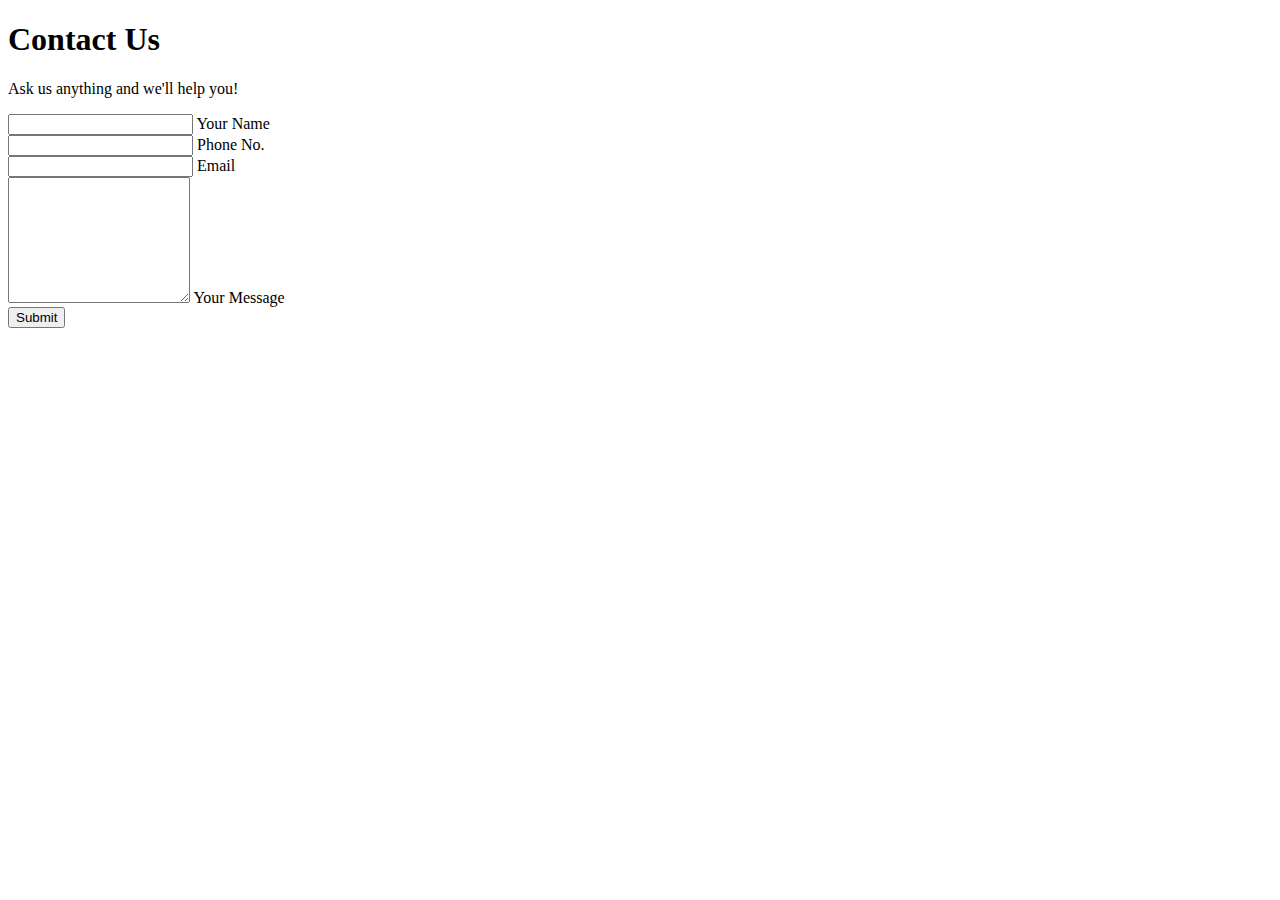
<file: index.html>
<!DOCTYPE html>
<html lang="en">
<head>
    <meta charset="UTF-8">
    <meta name="viewport" content="width=device-width, initial-scale=1.0">
    <title>Document</title>
</head>
<body>
    <section id="contactSection">
        <div>
        <h1>Contact Us</h1>
        <p>Ask us anything and we'll help you!</p>
        </div>
        
        <div class="contactBox">
            
            <form action="https://formsubmit.co/bcf0ebdbeb1866105a48fd5876f64e49" method="POST">
                <!-- honeypot -->
                <input type="text"  name = "_honey" style="display: none;">

                <!-- Disable Captcha -->
                <input type="hidden"  name = "_captcha" value="false">

                <input type="hidden"  name = "_next" value="https://berknee.github.io/newDataCoreWeb/success.html">

                <div class="contactRow">
                    <div class="inputGroup">
                    <input type="text" id="name" name="Name" required>
                    <label for="name"><i class="fas fa-user"></i> Your Name</label>
                    </div>

                    <div class="inputGroup">
                    <input type="text" id="number" name="Phone&nbsp;Number" required>
                    <label for="number"><i class="fas fa-phone-square"></i> Phone No.</label>
                    </div>
                </div>
                    
                <div class="inputGroup">
                    <input type="email" id="email" name="Email" required>
                    <label for="email"><i class="fas fa-envelope"></i> Email</label>
                </div>
                    
                <div class="inputGroup">
                    <textarea id="message" rows="8" name="Questions,&nbsp;Comments" required></textarea>
                    <label for="message"><i class="fas fa-comments"></i> Your Message</label>
                </div>
                    
                <button type="submit"><i class="fas fa-paper-plane"></i> Submit</button>
                    
            </form>
        </div>
    </section>
</body>
</html>
</file>
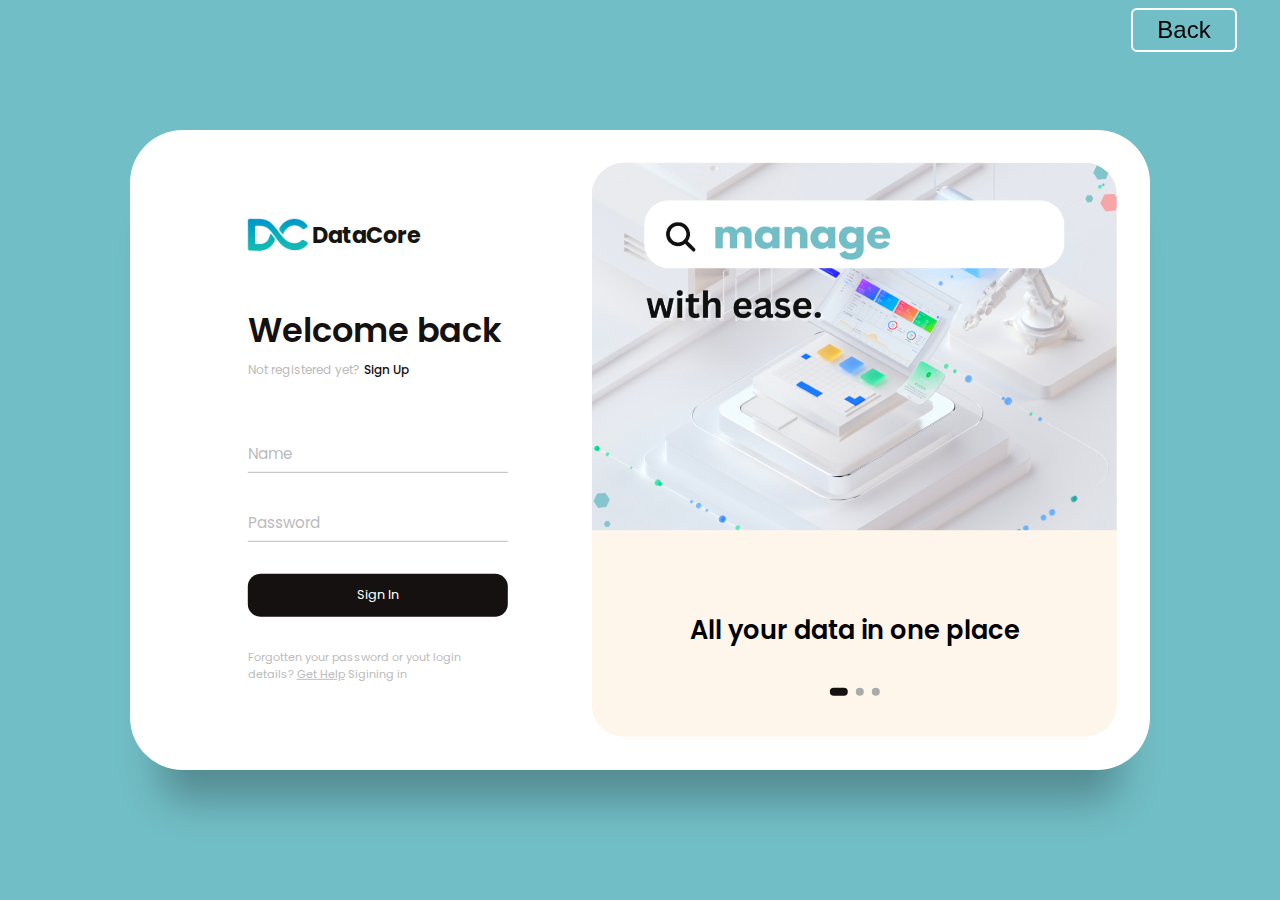
<file: loginPage.html>
<!DOCTYPE html>
<html lang="en">
<head>
    <meta charset="UTF-8">
    <meta name="viewport" content="width=device-width, initial-scale=1.0">
    <title>DataCore Login</title>
    <link rel="icon" href="assets\icon1.png" type="image/x-icon" />
    <link rel="stylesheet" href="loginStyle.css">
</head>
<body>
    <header>
        <nav>
            <a href="landingPage.html" ><button class="backButton">Back</button></a>
        </nav>
    </header>
    

    <main>
        <div class="box">
            <div class="innerBox">
                <div class="formWrap">
                    <form action="loginPage.html" autocomplete="off" class="signIn">
                        <div class="logo">
                            <img src="assets/datacorelogo1.png" alt="DataCore">
                            <h4>DataCore</h4>
                        </div>

                        <div class="heading">
                            <h2>Welcome back</h2>
                            <h6>Not registered yet?</h6>
                            <a href="#" class="toggle">Sign Up</a>
                        </div>

                        <div class="form">

                            <div class="inputWrap">
                                <input 
                                    type="text" 
                                    minlength="4" 
                                    class="inputField" 
                                    autocomplete="off" 
                                    required
                                />
                                <label>Name</label>

                            </div>

                            <div class="inputWrap">
                                <input 
                                    type="password" 
                                    minlength="4" 
                                    class="inputField" 
                                    autocomplete="off"
                                    required
                                />
                                <label>Password</label>

                            </div>

                            <input type="submit" value="Sign In" class="signButton" />

                            <p class="text">
                                Forgotten your password or yout login details?
                                <a href="#">Get Help</a> Sigining in
                            </p>



                        </div>
                    </form>

                    <form action="loginPage.html" autocomplete="off" class="signUp">
                        <div class="logo">
                            <img src="assets/datacorelogo1.png" alt="DataCore">
                            <h4>DataCore</h4>
                        </div>

                        <div class="heading">
                            <h2>Get Started</h2>
                            <h6>Already have an account?</h6>
                            <a href="#" class="toggle">Sign In</a>
                        </div>

                        <div class="form">

                            <div class="inputWrap">
                                <input 
                                    type="text" 
                                    minlength="4" 
                                    class="inputField" 
                                    autocomplete="off" 
                                    required
                                />
                                <label>Name</label>

                            </div>

                            <div class="inputWrap">
                                <input 
                                    type="email" 
                                    class="inputField" 
                                    autocomplete="off" 
                                    required
                                />
                                <label>Email</label>

                            </div>

                            <div class="inputWrap">
                                <input 
                                    type="password" 
                                    minlength="4" 
                                    class="inputField" 
                                    autocomplete="off"
                                    required
                                />
                                <label>Password</label>

                            </div>

                            <input type="submit" value="Sign Up" class="signButton" />

                            <p class="text">
                                By sigining up, I agree to the 
                                <a href="#">Terms of Services</a> and 
                                <a href="#">Privacy Policy</a>
                            </p>



                        </div>
                    </form>
                </div>

                <div class="carousel">
                    <div class="imageWrapper">
                        <img src="/assets/image1.png" class="image img1 show" alt="img 1">
                        <img src="/assets/image2.png" class="image img2" alt="img 2">
                        <img src="/assets/image3.png" class="image img3" alt="img 3">
                    </div>

                    <div class="textSlider">
                        <div class="textWrap">
                            <div class="textGroup">
                                <h2>All your data in one place</h2>
                                <h2>AI offers precision and feedback</h2>
                                <h2>View and modify in a wink</h2>
                            </div>
                        </div>

                        <div class="bullet">
                            <span class="active" data-value="1"></span>
                            <span data-value="2"></span>
                            <span data-value="3"></span>
                        </div>
                    </div>
                </div>
            </div>
        </div>
    </main>


    <!-- Javascript file -->
    <script src="loginScript.js"></script>
</body>
</html>
</file>
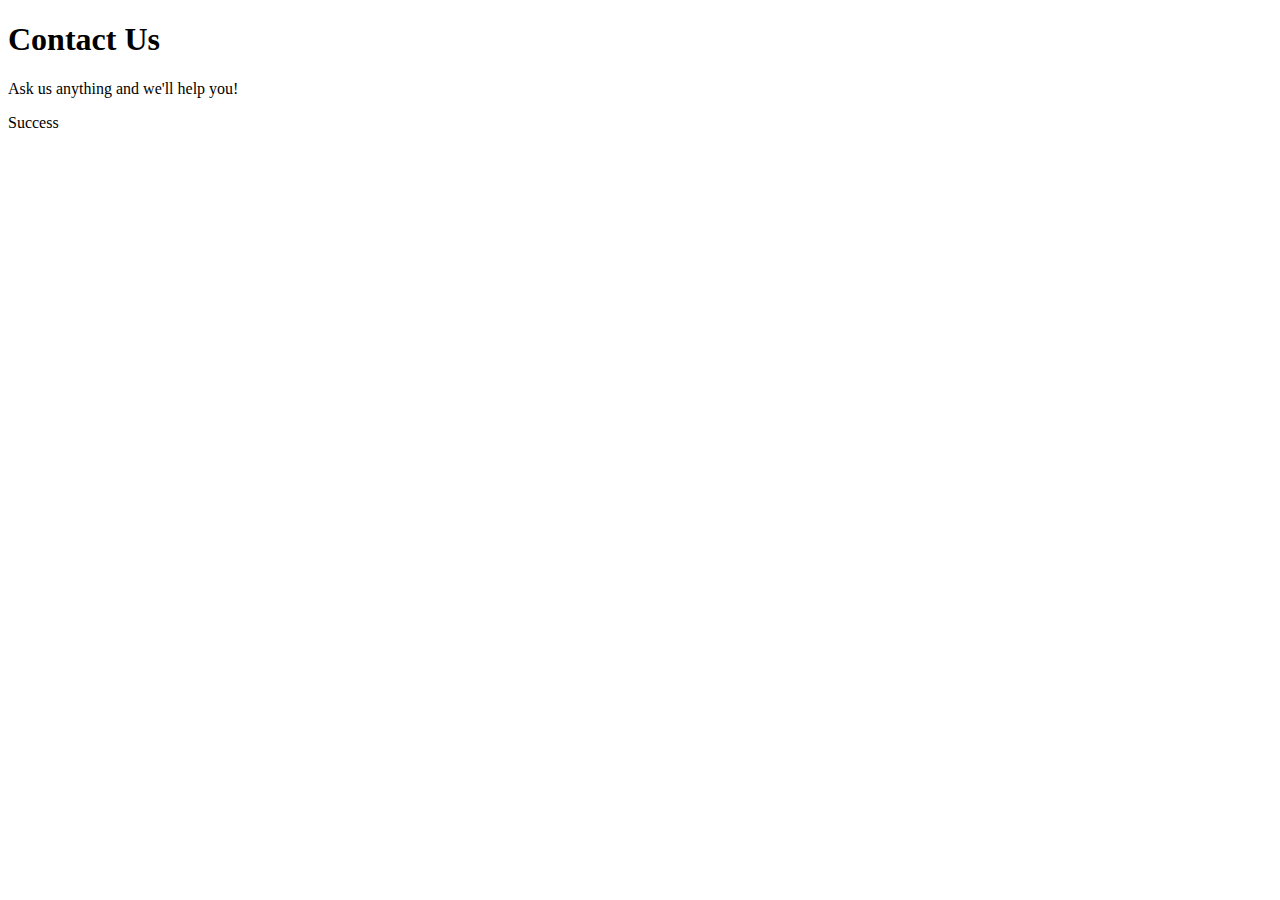
<file: success.html>
<!DOCTYPE html>
<html lang="en">
<head>
    <meta charset="UTF-8">
    <meta name="viewport" content="width=device-width, initial-scale=1.0">
    <title>Document</title>
</head>
<body>
    <section id="contactSection">
        <div>
        <h1>Contact Us</h1>
        <p>Ask us anything and we'll help you!</p>
        </div>
        
        <div class="contactBox">
            <p>Success</p>
        </div>
    </section>
</body>
</html>
</file>
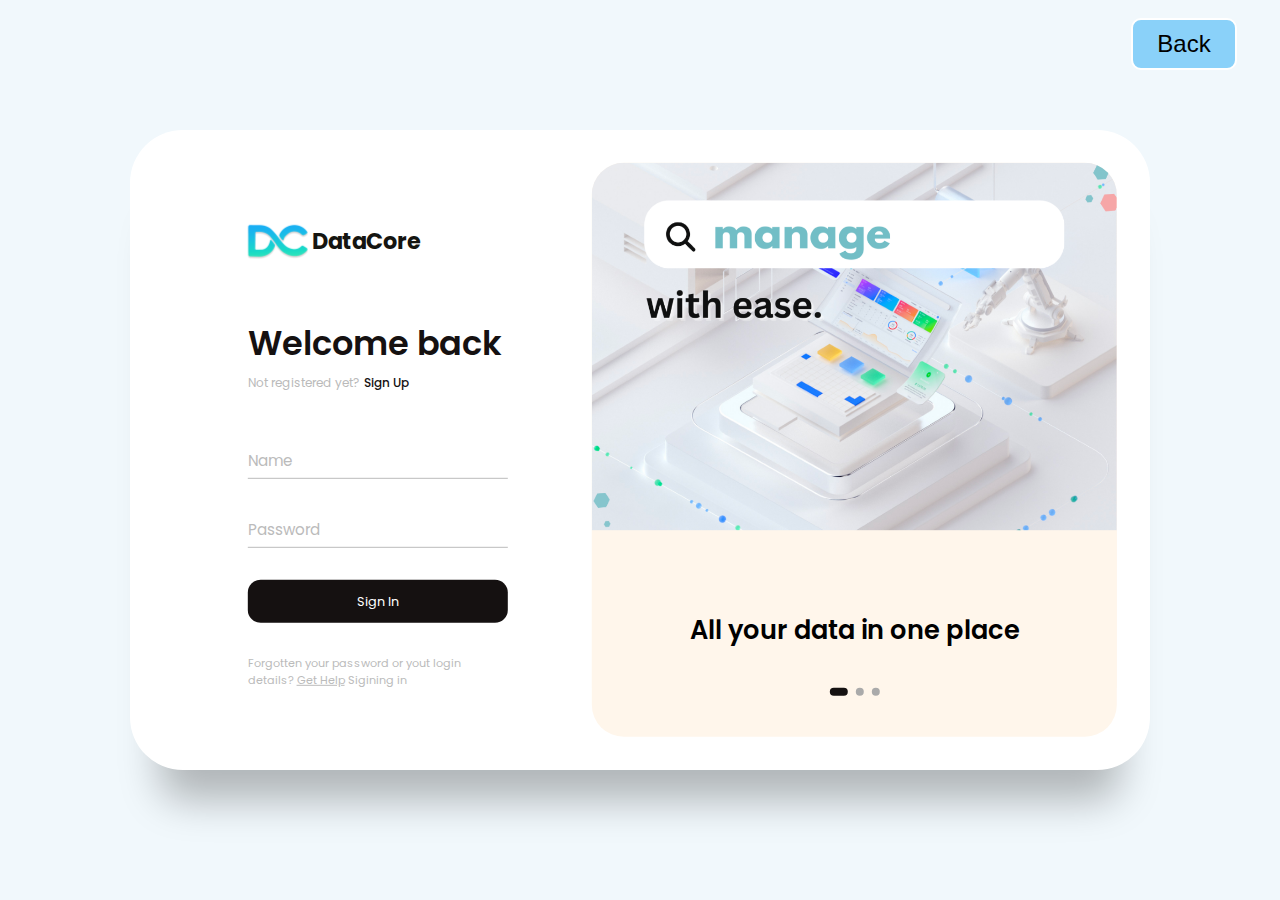
<file: loginPage/loginPage.html>
<!DOCTYPE html>
<html lang="en">
<head>
    <meta charset="UTF-8">
    <meta name="viewport" content="width=device-width, initial-scale=1.0">
    <title>DataCore Login</title>
    <link rel="icon" href="/assets/icon1.png" type="image/x-icon" />
    <link rel="stylesheet" href="/loginPage/loginStyle.css">
</head>
<body>
    <header>
        <nav>
            <a href="index.html" ><button class="backButton">Back</button></a>
        </nav>
    </header>
    

    <main>
        <div class="box">
            <div class="innerBox">
                <div class="formWrap">
                    <form action="loginPage.html" autocomplete="off" class="signIn">
                        <div class="logo">
                            <img src="/assets/icon1.png" alt="DataCore">
                            <h4>DataCore</h4>
                        </div>

                        <div class="heading">
                            <h2>Welcome back</h2>
                            <h6>Not registered yet?</h6>
                            <a href="#" class="toggle">Sign Up</a>
                        </div>

                        <div class="form">

                            <div class="inputWrap">
                                <input 
                                    type="text" 
                                    minlength="4" 
                                    class="inputField" 
                                    autocomplete="off" 
                                    required
                                />
                                <label>Name</label>

                            </div>

                            <div class="inputWrap">
                                <input 
                                    type="password" 
                                    minlength="4" 
                                    class="inputField" 
                                    autocomplete="off"
                                    required
                                />
                                <label>Password</label>

                            </div>

                            <input type="submit" value="Sign In" class="signButton" />

                            <p class="text">
                                Forgotten your password or yout login details?
                                <a href="#">Get Help</a> Sigining in
                            </p>



                        </div>
                    </form>

                    <form action="loginPage.html" autocomplete="off" class="signUp">
                        <div class="logo">
                            <img src="/assets/datacorelogo1.png" alt="DataCore">
                            <h4>DataCore</h4>
                        </div>

                        <div class="heading">
                            <h2>Get Started</h2>
                            <h6>Already have an account?</h6>
                            <a href="#" class="toggle">Sign In</a>
                        </div>

                        <div class="form">

                            <div class="inputWrap">
                                <input 
                                    type="text" 
                                    minlength="4" 
                                    class="inputField" 
                                    autocomplete="off" 
                                    required
                                />
                                <label>Name</label>

                            </div>

                            <div class="inputWrap">
                                <input 
                                    type="email" 
                                    class="inputField" 
                                    autocomplete="off" 
                                    required
                                />
                                <label>Email</label>

                            </div>

                            <div class="inputWrap">
                                <input 
                                    type="password" 
                                    minlength="4" 
                                    class="inputField" 
                                    autocomplete="off"
                                    required
                                />
                                <label>Password</label>

                            </div>

                            <input type="submit" value="Sign Up" class="signButton" />

                            <p class="text">
                                By sigining up, I agree to the 
                                <a href="#">Terms of Services</a> and 
                                <a href="#">Privacy Policy</a>
                            </p>



                        </div>
                    </form>
                </div>

                <div class="carousel">
                    <div class="imageWrapper">
                        <img src="/assets/image1.png" class="image img1 show" alt="img 1">
                        <img src="/assets/image2.png" class="image img2" alt="img 2">
                        <img src="/assets/image3.png" class="image img3" alt="img 3">
                    </div>

                    <div class="textSlider">
                        <div class="textWrap">
                            <div class="textGroup">
                                <h2>All your data in one place</h2>
                                <h2>AI offers precision and feedback</h2>
                                <h2>View and modify in a wink</h2>
                            </div>
                        </div>

                        <div class="bullet">
                            <span class="active" data-value="1"></span>
                            <span data-value="2"></span>
                            <span data-value="3"></span>
                        </div>
                    </div>
                </div>
            </div>
        </div>
    </main>


    <!-- Javascript file -->
    <script src="/loginPage/loginScript.js"></script>
</body>
</html>
</file>
<file: loginStyle.css>
@import url('https://fonts.googleapis.com/css2?family=Playfair+Display:wght@500&family=Poppins:wght@200;300;400;500;600;700;800&display=swap');

*, *::before, *::after{
    padding: 0;
    margin: 0;
    box-sizing: border-box;
    -webkit-touch-callout: none;
    -webkit-user-select: none; 
    -khtml-user-select: none;
    -moz-user-select: none;
    -ms-user-select: none;
    user-select: none;
}


body, 
input{
    font-family: 'Poppins', sans-serif;
}

nav {
    /* height: 10px; */
    width: 100%;
    z-index: 10;
    position: fixed;

    display: flex;
    align-items: center;
    justify-content: space-around;
    padding-left: 85%; 
    padding-top: 8px;
}

.backButton{
    padding: 6px 24px;
    border: 2px solid #fff;
    background: transparent;
    border-radius: 6px;
    cursor: pointer;
    font-size: x-large;
}

.backButton:hover{
    transform: scale(1.1);
}

main{
    width: 100%;
    min-height: 100vh;
    overflow:hidden;
    background-color: #72bec6;
    padding: 2rem;
    display: flex;
    align-items: center;
    justify-content: center
}

.box{
    position: relative;
    width: 100%;
    max-width: 1020px;
    height: 640px;
    background-color: #fff;
    border-radius: 3.3rem;
    box-shadow: 0 60px 40px -30px rgba(0, 0, 0, 0.27);
}

.innerBox{
    position: absolute;
    width: calc(100% - 4.1rem);
    height: calc(100% - 4.1rem);
    top: 50%;
    left: 50%;
    transform: translate(-50%, -50%);
    /* background-color: blue; */
}

.formWrap{
    position: absolute;
    height: 100%;
    width: 45%;
    top: 0;
    left: 0;
    /* background-color: aqua; */
    display: grid;
    grid-template-columns: 1fr;
    grid-template-rows: 1fr;
    transition: 0.8s ease-in-out;
}

form{
    max-width: 260px;
    width: 100%;
    /* background-color: bisque; */
    margin: 0 auto;
    height: 100%;
    display: flex;
    flex-direction: column;
    justify-content: space-evenly;
    grid-column: 1 / 2;
    grid-row: 1 / 2;
    transition: opacity 0.02s 0.4s;
}

form.signUp{
    opacity: 0;
    pointer-events: none;
}

/* form.signIn{
    display: none;
} */

.logo{
    display: flex;
    align-items: center;
}

.logo img{
    width: 60px;
    margin-right: 0.3rem;
    pointer-events: none;
}

.logo h4{
    font-size: 1.4rem;
    /* margin-top: -9px; */
    letter-spacing: -0.5px;
    color: #151511;
}

.heading h2{
    font-size: 2.1rem;
    font-weight: 600;
    color: #151111;
}

.heading h6{
    color: #bababa;
    font-weight: 400;
    font-size: 0.75rem;
    display: inline;
}

.toggle{
    color: #151111;
    text-decoration: none;
    font-size: 0.75rem;
    font-weight: 500;
    transition: 0.3s;
}

.toggle:hover{
    color: #8371fd;
}

.inputWrap{
    position: relative;
    height: 37px;
    margin-bottom: 2rem;
    /* background-color: aqua; */
}

.inputField{
    position: absolute;
    width: 100%;
    height: 100%;
    background: none;
    border: none;
    outline: none;
    border-bottom: 1px solid #bbb;
    padding: 0;
    font-size: 0.95rem;
    color: #151111;
    transition: 0.4s;
}

label{
    /* display: none; */
    position: absolute;
    left: 0;
    top: 50%;
    transform: translateY(-50%);
    font-size: 0.95rem;
    color: #bbb;
    pointer-events: none;
    transition: 0.4s;
}

.inputField.active{
    border-bottom-color: #151111;
}

.inputField.active + label{
    font-size: 0.75rem;
    top: -2px;
}

.signButton{
    display: inline-block;
    width: 100%;
    height: 43px;
    background-color: #151111;
    color: #fff;
    border: none;
    cursor: pointer;
    border-radius: 0.8rem;
    font-size: 0.8rem;
    margin-bottom: 2rem;
    transition: 0.3s;
}

.signButton:hover{
    background-color: #8371fd;
}

.text{
    color: #bbb;
    font-size: 0.7rem;
}

.text a{
    color: #bbb;
    transition: 0.3s;
}

.text a:hover{
    color: #8371fd;
}

main.signUpMode form.signIn{
    opacity: 0;
    pointer-events: none;
}

main.signUpMode form.signUp{
    opacity: 1;
    pointer-events: all;
}


main.signUpMode .formWrap{
    left: 55%;
}

main.signUpMode .carousel{
    left: 0%;
}

.carousel{
    position: absolute;
    height: 100%;
    width: 55%;
    left: 45%;
    top: 0;
    background-color: #fff6eb;
    border-radius: 2rem;
    display: grid;
    grid-template-rows: auto 1fr;
    padding-bottom: 2rem;
    overflow: hidden;
    transition: 0.8s ease-in-out;
}

.imageWrapper{
    display: grid;
    grid-template-columns: 1fr;
    grid-template-rows: 1fr;
    height: 360px;
}

.imageWrapper img{
    pointer-events: none;
}

.image{
    width: 100%;
    grid-column: 1/2;
    grid-row: 1/2 ;
    opacity: 0;
    transition: opacity 0.3s, transform 0.5s;
}

.img1{
    transform: translate(0, -50px);
}

.img2{
    transform: scale(0.4, 0.5);
}

.img3{
    transform: scale(0.3) rotate(-20deg);
}

.image.show{
    opacity: 1;
    transform: none;
}

.textSlider{
    margin-top: 80px;
    display: flex;
    align-items: center;
    justify-content: center;
    flex-direction: column;
    /* background-color: #2d14cf; */
}

.textWrap{
    max-height: 2.2rem;
    overflow: hidden;
    /* background-color: rgb(34, 85, 85); */
    margin-bottom: 2.5rem;
}

.textGroup{
    display: flex;
    flex-direction: column;
    text-align: center;
    transform: translateY(0);
    transition: 0.5s;
}

.textGroup h2{
    line-height: 2.2rem;
    font-weight: 600;
    font-size: 1.6rem;
}

.bullet{
    /* height: 10px;
    background-color: #2d14cf;
    width: 100px; */
    display: flex;
    align-items: center;
    justify-content: center;
}

.bullet span{
    display: block;
    width: 0.5rem;
    height: 0.5rem;
    background-color: #aaa;
    margin: 0 0.25rem;
    border-radius: 50%;
    cursor: pointer;
    transition: 0.3s;
}

.bullet span.active{
    width: 1.1rem;
    background-color: #151111;
    border-radius: 1rem;
}

@media (max-width: 850px){
    .box{
        height: auto;
        max-width: 550px;
        overflow: hidden;
    }

    .innerBox{
        position: static;
        transform: none;
        width: revert;
        height: revert;
        padding: 2rem;
    }

    .formWrap{
        position: revert;
        width: 100%;
        height: auto;
    }

    form{
        max-width: revert;
        padding: 1.5rem 2.5rem 2rem;
        transition: transform 0.8s ease-in-out, opacity 0.45s linear;
    }

    .heading{
        margin: 2rem 0;
    }

    form.signUp{
        transform: translateX(100%);
    }

    main.signUpMode form.signIn{
        transform: translateX(-100%);
    }

    main.signUpMode form.signUp{
        transform: translateX(0%);
    }

    .carousel{
        position: revert;
        height: auto;
        width: 100%;
        padding: 3rem 2rem;
        display: flex;
    }

    .imageWrapper{
        display: none;
    }

    .textGroup h2{
        font-size: 1.2rem;
    }

    .textSlider{
        width: 100%;
    }

    .backButton{
        font-size: x-small;
    }

}

@media (max-width: 530px){
    main{
        padding: 1rem;
    }

    .box{
        border-radius: 2rem;
    }

    .innerBox{
        padding: 1rem;
    }

    .carousel{
        padding: 1.5rem 1rem;
        border-radius: 1.6rem;
    }

    .textWrap{
        margin-bottom: 1rem;
    }

    .textGroup h2{
        font-size: 1rem;
    }

    form{
        padding: 1rem 2rem 1.5rem;
    }
}
</file>
<file: loginPage/loginStyle.css>
@import url('https://fonts.googleapis.com/css2?family=Playfair+Display:wght@500&family=Poppins:wght@200;300;400;500;600;700;800&display=swap');

*, *::before, *::after{
    padding: 0;
    margin: 0;
    box-sizing: border-box;
    -webkit-touch-callout: none;
    -webkit-user-select: none; 
    -khtml-user-select: none;
    -moz-user-select: none;
    -ms-user-select: none;
    user-select: none;
}


body, 
input{
    font-family: 'Poppins', sans-serif;
}

nav {
    /* height: 10px; */
    width: 100%;
    z-index: 10;
    position: fixed;

    display: flex;
    align-items: center;
    justify-content: space-around;
    padding-left: 85%; 
    padding-top: 8px;
}

.backButton{
    margin-top: 10px;
    padding: 10px 24px;
    border: 2px solid #fff;
    background: #8ad1f9;
    border-radius: 10px;
    cursor: pointer;
    font-size: x-large;
}

.backButton:hover{
    transform: scale(1.1);
}

main{
    width: 100%;
    min-height: 100vh;
    overflow:hidden;
    background-color: #f1f8fc;
    padding: 2rem;
    display: flex;
    align-items: center;
    justify-content: center
}

.box{
    position: relative;
    width: 100%;
    max-width: 1020px;
    height: 640px;
    background-color: #fff;
    border-radius: 3.3rem;
    box-shadow: 0 60px 40px -30px rgba(0, 0, 0, 0.27);
}

.innerBox{
    position: absolute;
    width: calc(100% - 4.1rem);
    height: calc(100% - 4.1rem);
    top: 50%;
    left: 50%;
    transform: translate(-50%, -50%);
    /* background-color: blue; */
}

.formWrap{
    position: absolute;
    height: 100%;
    width: 45%;
    top: 0;
    left: 0;
    /* background-color: aqua; */
    display: grid;
    grid-template-columns: 1fr;
    grid-template-rows: 1fr;
    transition: 0.8s ease-in-out;
}

form{
    max-width: 260px;
    width: 100%;
    /* background-color: bisque; */
    margin: 0 auto;
    height: 100%;
    display: flex;
    flex-direction: column;
    justify-content: space-evenly;
    grid-column: 1 / 2;
    grid-row: 1 / 2;
    transition: opacity 0.02s 0.4s;
}

form.signUp{
    opacity: 0;
    pointer-events: none;
}

/* form.signIn{
    display: none;
} */

.logo{
    display: flex;
    align-items: center;
}

.logo img{
    width: 60px;
    margin-right: 0.3rem;
    pointer-events: none;
}

.logo h4{
    font-size: 1.4rem;
    /* margin-top: -9px; */
    letter-spacing: -0.5px;
    color: #151511;
}

.heading h2{
    font-size: 2.1rem;
    font-weight: 600;
    color: #151111;
}

.heading h6{
    color: #bababa;
    font-weight: 400;
    font-size: 0.75rem;
    display: inline;
}

.toggle{
    color: #151111;
    text-decoration: none;
    font-size: 0.75rem;
    font-weight: 500;
    transition: 0.3s;
}

.toggle:hover{
    color: #8371fd;
}

.inputWrap{
    position: relative;
    height: 37px;
    margin-bottom: 2rem;
    /* background-color: aqua; */
}

.inputField{
    position: absolute;
    width: 100%;
    height: 100%;
    background: none;
    border: none;
    outline: none;
    border-bottom: 1px solid #bbb;
    padding: 0;
    font-size: 0.95rem;
    color: #151111;
    transition: 0.4s;
}

label{
    /* display: none; */
    position: absolute;
    left: 0;
    top: 50%;
    transform: translateY(-50%);
    font-size: 0.95rem;
    color: #bbb;
    pointer-events: none;
    transition: 0.4s;
}

.inputField.active{
    border-bottom-color: #151111;
}

.inputField.active + label{
    font-size: 0.75rem;
    top: -2px;
}

.signButton{
    display: inline-block;
    width: 100%;
    height: 43px;
    background-color: #151111;
    color: #fff;
    border: none;
    cursor: pointer;
    border-radius: 0.8rem;
    font-size: 0.8rem;
    margin-bottom: 2rem;
    transition: 0.3s;
}

.signButton:hover{
    background-color: #8371fd;
}

.text{
    color: #bbb;
    font-size: 0.7rem;
}

.text a{
    color: #bbb;
    transition: 0.3s;
}

.text a:hover{
    color: #8371fd;
}

main.signUpMode form.signIn{
    opacity: 0;
    pointer-events: none;
}

main.signUpMode form.signUp{
    opacity: 1;
    pointer-events: all;
}


main.signUpMode .formWrap{
    left: 55%;
}

main.signUpMode .carousel{
    left: 0%;
}

.carousel{
    position: absolute;
    height: 100%;
    width: 55%;
    left: 45%;
    top: 0;
    background-color: #fff6eb;
    border-radius: 2rem;
    display: grid;
    grid-template-rows: auto 1fr;
    padding-bottom: 2rem;
    overflow: hidden;
    transition: 0.8s ease-in-out;
}

.imageWrapper{
    display: grid;
    grid-template-columns: 1fr;
    grid-template-rows: 1fr;
    height: 360px;
}

.imageWrapper img{
    pointer-events: none;
}

.image{
    width: 100%;
    grid-column: 1/2;
    grid-row: 1/2 ;
    opacity: 0;
    transition: opacity 0.3s, transform 0.5s;
}

.img1{
    transform: translate(0, -50px);
}

.img2{
    transform: scale(0.4, 0.5);
}

.img3{
    transform: scale(0.3) rotate(-20deg);
}

.image.show{
    opacity: 1;
    transform: none;
}

.textSlider{
    margin-top: 80px;
    display: flex;
    align-items: center;
    justify-content: center;
    flex-direction: column;
    /* background-color: #2d14cf; */
}

.textWrap{
    max-height: 2.2rem;
    overflow: hidden;
    /* background-color: rgb(34, 85, 85); */
    margin-bottom: 2.5rem;
}

.textGroup{
    display: flex;
    flex-direction: column;
    text-align: center;
    transform: translateY(0);
    transition: 0.5s;
}

.textGroup h2{
    line-height: 2.2rem;
    font-weight: 600;
    font-size: 1.6rem;
}

.bullet{
    /* height: 10px;
    background-color: #2d14cf;
    width: 100px; */
    display: flex;
    align-items: center;
    justify-content: center;
}

.bullet span{
    display: block;
    width: 0.5rem;
    height: 0.5rem;
    background-color: #aaa;
    margin: 0 0.25rem;
    border-radius: 50%;
    cursor: pointer;
    transition: 0.3s;
}

.bullet span.active{
    width: 1.1rem;
    background-color: #151111;
    border-radius: 1rem;
}

@media (max-width: 850px){
    .box{
        height: auto;
        max-width: 550px;
        overflow: hidden;
    }

    .innerBox{
        position: static;
        transform: none;
        width: revert;
        height: revert;
        padding: 2rem;
    }

    .formWrap{
        position: revert;
        width: 100%;
        height: auto;
    }

    form{
        max-width: revert;
        padding: 1.5rem 2.5rem 2rem;
        transition: transform 0.8s ease-in-out, opacity 0.45s linear;
    }

    .heading{
        margin: 2rem 0;
    }

    form.signUp{
        transform: translateX(100%);
    }

    main.signUpMode form.signIn{
        transform: translateX(-100%);
    }

    main.signUpMode form.signUp{
        transform: translateX(0%);
    }

    .carousel{
        position: revert;
        height: auto;
        width: 100%;
        padding: 3rem 2rem;
        display: flex;
    }

    .imageWrapper{
        display: none;
    }

    .textGroup h2{
        font-size: 1.2rem;
    }

    .textSlider{
        width: 100%;
    }

    .backButton{
        font-size: x-small;
    }

}

@media (max-width: 530px){
    main{
        padding: 1rem;
    }

    .box{
        border-radius: 2rem;
    }

    .innerBox{
        padding: 1rem;
    }

    .carousel{
        padding: 1.5rem 1rem;
        border-radius: 1.6rem;
    }

    .textWrap{
        margin-bottom: 1rem;
    }

    .textGroup h2{
        font-size: 1rem;
    }

    form{
        padding: 1rem 2rem 1.5rem;
    }
}
</file>
